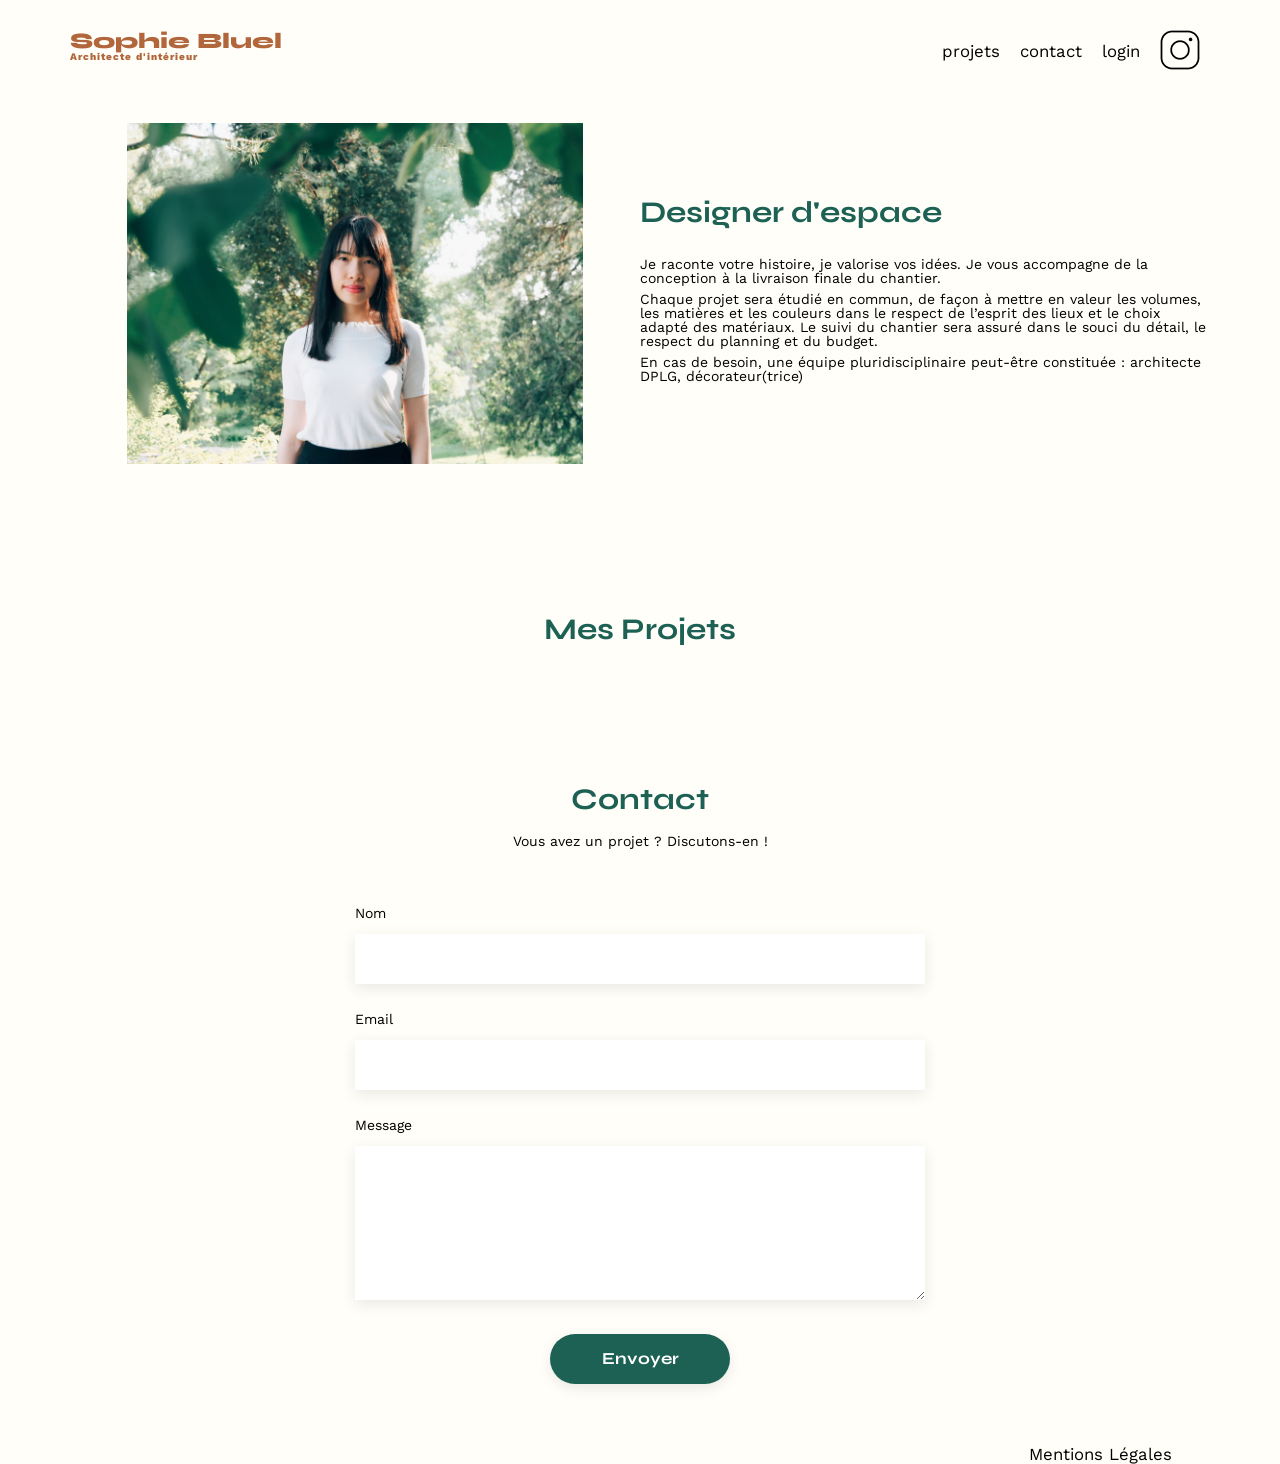
<file: index.html>
<html lang="fr">
<head>
	<meta charset="UTF-8">
	<title>Sophie Bluel - Architecte d'intérieur</title>
	<meta name="viewport" content="width=device-width, initial-scale=1.0">
	<link rel="preconnect" href="https://fonts.googleapis.com">
	<link rel="preconnect" href="https://fonts.gstatic.com" crossorigin>
	<link href="https://fonts.googleapis.com/css2?family=Syne:wght@700;800&family=Work+Sans&display=swap" rel="stylesheet">
	<link rel="stylesheet" href="https://cdnjs.cloudflare.com/ajax/libs/font-awesome/6.2.1/css/all.min.css"
				integrity="sha512-MV7K8+y+gLIBoVD59lQIYicR65iaqukzvf/nwasF0nqhPay5w/9lJmVM2hMDcnK1OnMGCdVK+iQrJ7lzPJQd1w=="
				crossorigin="anonymous" referrerpolicy="no-referrer" />
	<meta name="description" content="">
	<link rel="stylesheet" href="./assets/style.css">
</head>
<body>

<div id="edit-mode" class="logged-in">
	<i class="fa-regular fa-pen-to-square"></i>
	<p>Mode édition</p>
</div>

<div class="container">
<header>
	<h1>Sophie Bluel <span>Architecte d'intérieur</span></h1>
	<nav>
		<ul>
			<li>projets</li>
			<li>contact</li>
			<li id="login-btn"><a href="login.html"
				style="text-decoration: none;">login</a></li>
			<li><img src="./assets/icons/instagram.png" alt="Instagram"></li>
		</ul>
	</nav>
</header>
<main>
	<section id="introduction">
		<figure>
			<img src="./assets/images/sophie-bluel.png" alt="">
		</figure>
		<article>
			<h2>Designer d'espace</h2>
			<p>Je raconte votre histoire, je valorise vos idées. Je vous accompagne de la conception à la livraison finale du chantier.</p>
			<p>Chaque projet sera étudié en commun, de façon à mettre en valeur les volumes, les matières et les couleurs dans le respect de l’esprit des lieux et le choix adapté des matériaux. Le suivi du chantier sera assuré dans le souci du détail, le respect du planning et du budget.</p>
			<p>En cas de besoin, une équipe pluridisciplinaire peut-être constituée : architecte DPLG, décorateur(trice)</p>
		</article>
	</section>
	<section id="portfolio">


		<h2 id="my-projects">Mes Projets 
			<span id="edit-projects" class="logged-in">
				<i class="fa-regular fa-pen-to-square"></i> 
				Modifier</span>
		</h2>

		<div id="filters"></div>

		<div class="gallery" id="gallery-js">
			<figure>
				<img src="assets/images/abajour-tahina.png" alt="Abajour Tahina">
				<figcaption>Abajour Tahina</figcaption>
			</figure>
			<figure>
				<img src="assets/images/appartement-paris-v.png" alt="Appartement Paris V">
				<figcaption>Appartement Paris V</figcaption>
			</figure>
			<figure>
				<img src="assets/images/restaurant-sushisen-londres.png" alt="Restaurant Sushisen - Londres">
				<figcaption>Restaurant Sushisen - Londres</figcaption>
			</figure>
			<figure>
				<img src="assets/images/la-balisiere.png" alt="Villa “La Balisiere” - Port Louis">
				<figcaption>Villa “La Balisiere” - Port Louis</figcaption>
			</figure>
			<figure>
				<img src="assets/images/structures-thermopolis.png" alt="Structures Thermopolis">
				<figcaption>Structures Thermopolis</figcaption>
			</figure>
			<figure>
				<img src="assets/images/appartement-paris-x.png" alt="Appartement Paris X">
				<figcaption>Appartement Paris X</figcaption>
			</figure>
			<figure>
				<img src="assets/images/le-coteau-cassis.png" alt="Pavillon “Le coteau” - Cassis">
				<figcaption>Pavillon “Le coteau” - Cassis</figcaption>
			</figure>
			<figure>
				<img src="assets/images/villa-ferneze.png" alt="Villa Ferneze - Isola d’Elba">
				<figcaption>Villa Ferneze - Isola d’Elba</figcaption>
			</figure>
			<figure>
				<img src="assets/images/appartement-paris-xviii.png" alt="Appartement Paris XVIII">
				<figcaption>Appartement Paris XVIII</figcaption>
			</figure>
			<figure>
				<img src="assets/images/bar-lullaby-paris.png" alt="Bar “Lullaby” - Paris">
				<figcaption>Bar “Lullaby” - Paris</figcaption>
			</figure>
			<figure>
				<img src="assets/images/hotel-first-arte-new-delhi.png" alt="Hotel First Arte - New Delhi">
				<figcaption>Hotel First Arte - New Delhi</figcaption>
			</figure>
		</div>

		
	</section>
	<section id="contact">
		<h2>Contact</h2>
		<p>Vous avez un projet ? Discutons-en !</p>
		<form action="#" method="post">
			<label for="name">Nom</label>
			<input type="text" name="name" id="name">
			<label for="email">Email</label>
			<input type="email" name="email" id="email">
			<label for="message">Message</label>
			<textarea name="message" id="message" cols="30" rows="10"></textarea>
			<input type="submit" value="Envoyer">
		</form>
	</section>
</main>

<footer>
	<nav>
		<ul>
			<li>Mentions Légales</li>
		</ul>
	</nav>
</footer>
</div>

<script type="module" src="./scripts/script.js"></script>
<script type="module" src="./scripts/modal.js"></script>
</body>
</html>
</file>
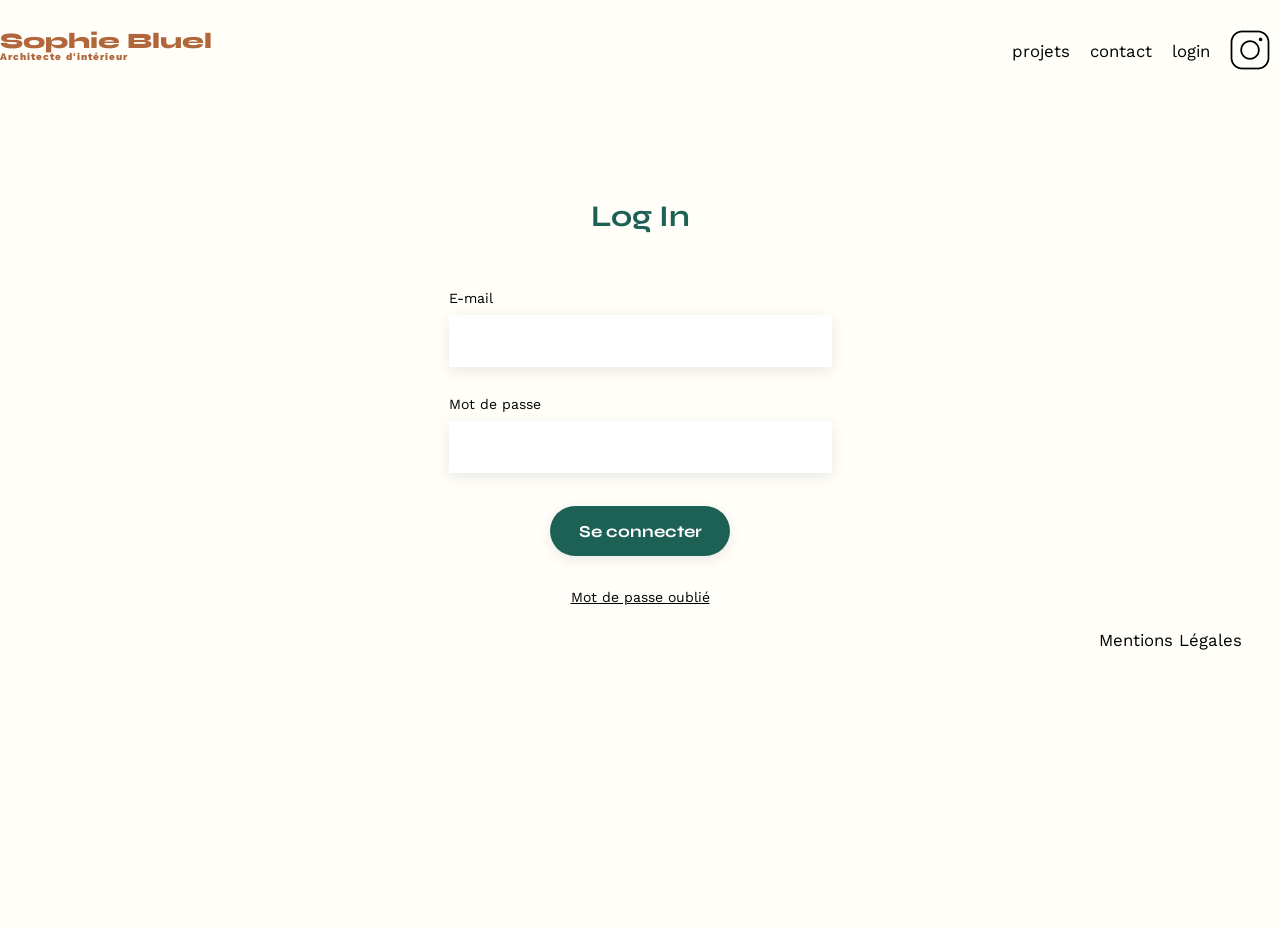
<file: login.html>
<!DOCTYPE html>
<html lang="fr">

<head>
    <meta charset="UTF-8">
    <title>Sophie Bluel - Architecte d'intérieur</title>
    <meta name="viewport" content="width=device-width, initial-scale=1.0">
    <link rel="preconnect" href="https://fonts.googleapis.com">
    <link rel="preconnect" href="https://fonts.gstatic.com" crossorigin>
    <link href="https://fonts.googleapis.com/css2?family=Syne:wght@700;800&family=Work+Sans&display=swap"
        rel="stylesheet">
    <meta name="description" content="">
    <link rel="stylesheet" href="./assets/style.css">
</head>

<body>


    <header>
        <h1>Sophie Bluel <span>Architecte d'intérieur</span></h1>
        <nav>
            <ul>
                <li>projets</li>
                <li>contact</li>
                <li>login</li>
                <li><img src="./assets/icons/instagram.png" alt="Instagram"></li>
            </ul>
        </nav>
    </header>
    <main>
        <section id="login">
            <h2>Log In</h2>
            <div id="login-error">

            </div>
            <form id="login-form">

                <label for="email" class="label">E-mail</label>
                <input type="email" class="input" id="email">

                <label for="password" class="label">Mot de passe</label>
                <input type="password" class="input" id="password">

                <input type="submit" value="Se connecter" class="connect-btn">

                <span id="forgotten-pwd">Mot de passe oublié</span>
            </form>
        </section>
    </main>
    <footer>
        <nav>
            <ul>
                <li>Mentions Légales</li>
            </ul>
        </nav>
    </footer>
    <script src="./scripts/login.js"></script>
</body>

</html>
</file>
<file: assets/style.css>
/* http://meyerweb.com/eric/tools/css/reset/
   v2.0 | 20110126
   License: none (public domain)
*/

html, body, div, span, applet, object, iframe,
h1, h2, h3, h4, h5, h6, p, blockquote, pre,
a, abbr, acronym, address, big, cite, code,
del, dfn, em, img, ins, kbd, q, s, samp,
small, strike, strong, sub, sup, tt, var,
b, u, i, center,
dl, dt, dd, ol, ul, li,
fieldset, form, label, legend,
table, caption, tbody, tfoot, thead, tr, th, td,
article, aside, canvas, details, embed,
figure, figcaption, footer, header, hgroup,
menu, nav, output, ruby, section, summary,
time, mark, audio, video {
	margin: 0;
	padding: 0;
	border: 0;
	font-size: 100%;
	font: inherit;
	vertical-align: baseline;
}
html body {
	height: 100vh;
}
/* HTML5 display-role reset for older browsers */
article, aside, details, figcaption, figure,
footer, header, hgroup, menu, nav, section {
	display: block;
}
body {
	line-height: 1;
}
ol, ul {
	list-style: none;
}
blockquote, q {
	quotes: none;
}
blockquote:before, blockquote:after,
q:before, q:after {
	content: '';
	content: none;
}
table {
	border-collapse: collapse;
	border-spacing: 0;
}
/** end reset css**/

body {
	
	font-family: 'Work Sans' ;
	font-size: 14px;
}

.container {
	max-width: 1140px;
	margin:auto;
}

header {
	display: flex;
	justify-content: space-between;
	margin-bottom: 50px;
	margin-top: 30px;
}
section {
	margin: 50px 0
}

h1{
	display: flex;
	flex-direction: column;
	font-family: 'Syne';
	font-size: 22px;
	font-weight: 800;
	color: #B1663C
}

h1 > span {
	font-family: 'Work Sans';
	font-size:10px;
	letter-spacing: 0.1em;
;
}

h2{
	font-family: 'Syne';
	font-weight: 700;
	font-size: 30px;
	color: #1D6154
}
nav ul {
	display: flex;
	align-items: center;
	list-style-type: none;

}
nav li {
	padding: 0 10px;
	font-size: 1.2em;
	cursor: pointer;
}

#login-btn a {
	color: black;
}

li:hover {
	color: #B1663C;
}

#login-btn a:hover {
	color: #B1663C;
}
#introduction {
	display: flex;
	align-items: center;
}
#introduction figure {
	flex: 1
}
#introduction img {
	display: block;
	margin: auto;
	width: 80%;
}

#introduction article {
	flex: 1
}
#introduction h2 {
	margin-bottom: 1em;
}

#introduction p {
	margin-bottom: 0.5em;
}
#portfolio h2 {
	text-align: center;
	margin-bottom: 1em;
}
.gallery {
	width: 100%;
	display: grid;
	grid-template-columns: 1fr 1fr 1fr;
	grid-column-gap: 20px;
	grid-row-gap: 20px;
	margin-top: 30px;
}

.gallery img {
	width: 100%;

}
#contact {
	width: 50%;
margin: auto;
}
#contact > * {
	text-align: center;

}
#contact h2{
	margin-bottom: 20px;
}
#contact form {
	text-align: left;
	margin-top:30px;
	display: flex;
	flex-direction: column;
}

#contact input, #login input {
	height: 50px;
	font-size: 1.2em;
	border: none;
	box-shadow: 0px 4px 14px rgba(0, 0, 0, 0.09);
}
#contact label {
	margin: 2em 0 1em 0;
}
#contact textarea {
	border: none;
	box-shadow: 0px 4px 14px rgba(0, 0, 0, 0.09);
}

input[type="submit"]{
	font-family: 'Syne';
	font-weight: 700;
	color: white;
	background-color: #1D6154;
	margin : 2em auto ;
	width: 180px;
	text-align: center;
	border-radius: 60px ;
	cursor: pointer;
}

footer nav ul {
	display: flex;
	justify-content: flex-end;
	margin: 2em;
	cursor: pointer;
}

html {
	background-color: #FFFEF8;
}

#filters {
	display: flex;
	justify-content: center;
	gap: 10px;
}

#filters button {
	border-radius: 20px;
	border: 1px solid #1D6154;
	background-color: white;
	color: #1D6154;
	font-family: syne;
	padding: 10px 20px
}

#filters button.active-category,
#filters button:hover {
	background-color: #1D6154;
	color: white;
}


/* Login Page */

#login {
	display: flex;
	flex-direction: column;
	align-items: center;
	width: 50%;
	margin: auto;
	margin-top: 10% ;
}

#login h2 {
	text-align: center;
	margin-bottom: 30px;
}

#login-form #email{
	width: 379px;
}

#login-form {
	text-align: left;
	display: flex;
	flex-direction: column;
	margin-top: 0;
}


#forgotten-pwd{
	text-align: center;
	text-decoration: underline;
	cursor: pointer;
}

.label {
	margin-top: 30px;
	margin-bottom: 10px;
}

#login-error {
	color: red;
}


#edit-mode {
	background-color: black;
	color: white;
	padding: 15px;
	text-align: center;
	font-size: 1.2em;
	display: flex;
	justify-content: center;
	gap: 10px;
	cursor: pointer;
	display: none;
}


#edit-projects {
	color: black;
	font-size: small;
	margin-left: 20px;
	cursor: pointer;
	display: none;
}

#edit-projects i {
	margin-right: 5px
}

#my-projects {
	display: flex;
	align-items: center;
	justify-content: center;
	margin-top: 5em;
	padding-bottom: 1em;
}


/* Modal */

.modal-open {
	overflow: hidden;
}

dialog::backdrop {
	background-color: rgba(0, 0, 0, 0.5);
}

#modal {
	width: 40%;
	height: 50%;
	border: none;
	border-radius: 10px;
}

#close-btn {
	display: flex;
	justify-content: end;
}

#modal h3 {
	display: flex;
	justify-content: center;
	font-size: larger;
	margin-top: 15px;
}

#gallery-modal {
	display: flex;
	flex-wrap: wrap;
	justify-content: center;
	row-gap: 20px;
	margin: 0 50px;
	padding-top: 20px;
}

 #gallery-content {
  position: relative;
  width: 15%; 
  margin: 5px;
}

#gallery-content img {
  width: 100%; 
  display: block;
}

.fa-trash-can {
  position: absolute;
	color: white;
  top: 10px; 
  right: 10px; 
  cursor: pointer;
}

#modal-barre {
	margin-top: 40px;
  width: 80%; 
}

#add-photo {
	display: flex;
	justify-content: center;
	border: none;
	padding: 10px 0;
}

#add-photo:hover {
	background-color: #0E2F28;
}

/* Modal 2*/

#form-content {
	display: flex;
	flex-direction: column;
	margin: 20px 0;
	row-gap: 20px;
}

#img-upload {
  background-color: #E8F1F6;
  display: flex;
  flex-direction: column;
  align-items: center;
  justify-content: center;
	margin: auto;
	width: 70%;
  padding: 20px;
	position: relative;
}

#img-upload img {
	width: 40%;
}

.upload-label {
  display: flex;
  flex-direction: column;
  align-items: center;
  cursor: pointer;
}

.upload-label i {
  font-size: 50px;
  color: #AAB7C4;
  margin-bottom: 10px;
}

.upload-label span {
  font-size: 15px;
  color: #306685;
  margin-bottom: 10px;
	background-color: #CBD6DC;
	padding: 10px 25px;
	border-radius: 50px;
}

#img-upload p {
  font-size: 12px;
  color: #AAB7C4;
	padding-top: 10px;
}

#upload-img {
  display: none;
}

label {
	flex-direction: column;
}

#second-modal-header {
	display: flex;
	justify-content: space-between;
	align-items: center;
	margin-bottom: 10px;
}

#second-modal label {
	margin-bottom: -10px;
}


.fa-arrow-left, .fa-xmark {
	padding-bottom: 20px;
	margin-left: 10px;
	margin-right: 10px;
	cursor: pointer;
}

#modal h3, #secondModal h3 {
	font-size: 1.3rem;
	padding-bottom: 15px;
}	

#work-title, 
#work-category,
#second-modal label {
	width: 80%;
	margin-left: auto;
	margin-right: auto;
}

#work-title, 
#work-category {
	height: 50px;
	border: none;
	border-radius: 5px;
	box-shadow: 0px 4px 14px rgba(0, 0, 0, 0.09);
	padding: 10px;
	color: #444444;
	font-size: 14px;
}


#submit-add {
	display: flex;
	justify-content: center;
}

#submit-btn {
	background-color: #A7A7A7;
	color: white;
	border: none;
	border-radius: 50px;
	padding: 10px;
	width: 180px;
	margin-top: 20px;
	cursor: pointer;
}
</file>
